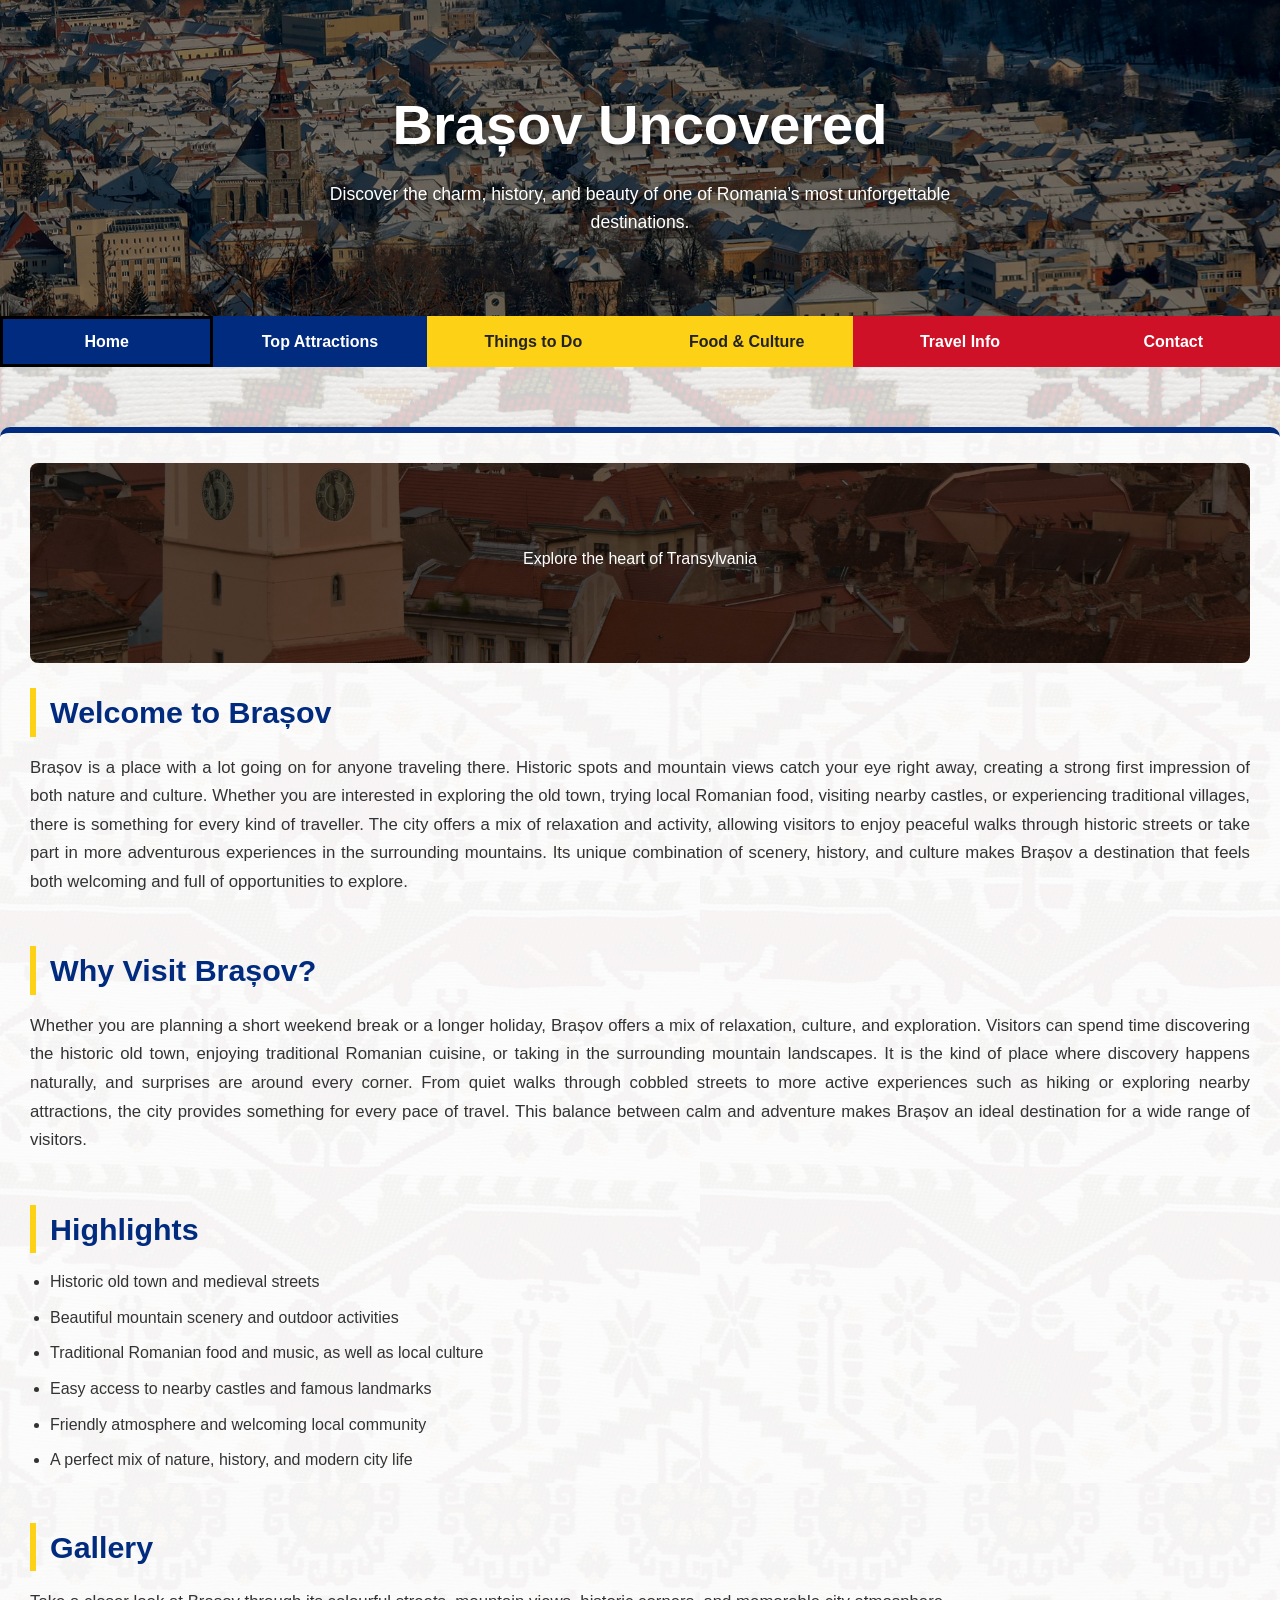
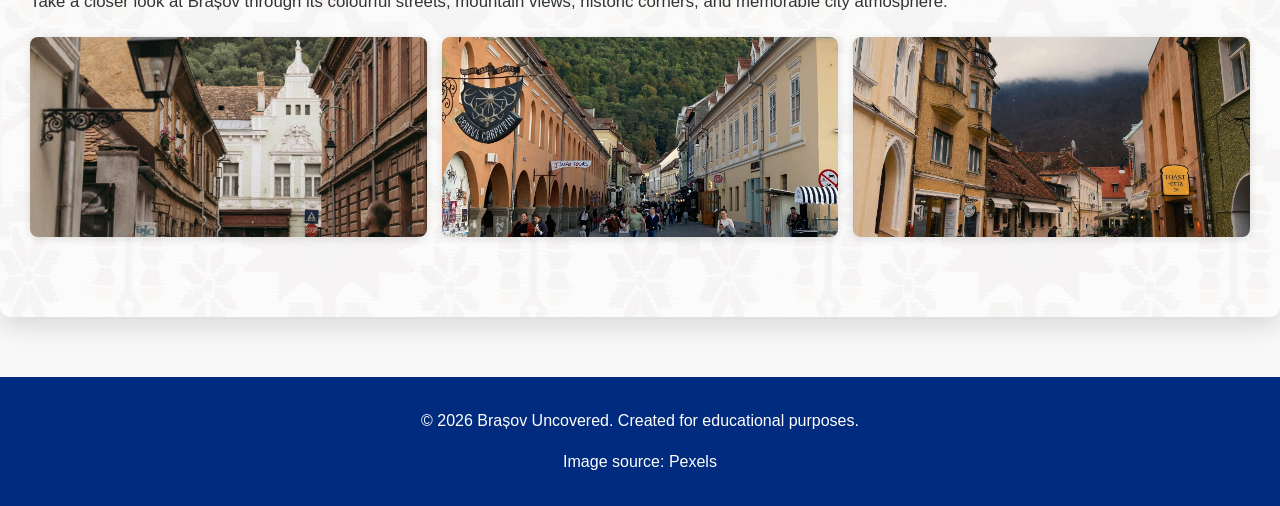
<file: index.html>
<!DOCTYPE html>
<html lang="en">
<head>
    <meta charset="UTF-8">
    <meta name="viewport" content="width=device-width, initial-scale=1.0">
    <title>Brașov Uncovered</title>
    <link rel="stylesheet" href="css/style.css">
    <link href="https://fonts.googleapis.com/css2?family=Poppins:wght@400;600&family=Open+Sans:wght@400;600&display=swap" rel="stylesheet">
</head>
<body>

    <header>
        <h1>Brașov Uncovered</h1>
        <p>Discover the charm, history, and beauty of one of Romania’s most unforgettable destinations.</p>
    </header>

    <nav>
        <ul>
            <li><a href="index.html" class="active">Home</a></li>
            <li><a href="attractions.html">Top Attractions</a></li>
            <li><a href="things-to-do.html">Things to Do</a></li>
            <li><a href="food-culture.html">Food & Culture</a></li>
            <li><a href="travel-info.html">Travel Info</a></li>
            <li><a href="contact.html">Contact</a></li>
        </ul>
    </nav>

    <main>
        <section class="hero">
            <img src="images/brasov.jpg" alt="View of Brașov city">
            <div class="hero-text">
                <p>Explore the heart of Transylvania</p>
            </div>
        </section>

        <section>
            <h2>Welcome to Brașov</h2>
            <p>
                <p>
                    Brașov is a place with a lot going on for anyone traveling there.
                    Historic spots and mountain views catch your eye right away, creating a strong first impression of both nature and culture. 
                    Whether you are interested in exploring the old town, trying local Romanian food, visiting nearby castles, 
                    or experiencing traditional villages, there is something for every kind of traveller.
                    
                    The city offers a mix of relaxation and activity, allowing visitors to enjoy peaceful walks
                    through historic streets or take part in more adventurous experiences in the surrounding mountains.
                    Its unique combination of scenery, history, and culture makes Brașov a destination that feels both welcoming and full of opportunities to explore.
</p>
            </p>
        </section>

        <section>
            <h2>Why Visit Brașov?</h2>
            <p>
                <p>
                    Whether you are planning a short weekend break or a longer holiday, Brașov 
                    offers a mix of relaxation, culture, and exploration. Visitors can spend time
                    discovering the historic old town, enjoying traditional Romanian cuisine, or
                    taking in the surrounding mountain landscapes. It is the kind of place where
                    discovery happens naturally, and surprises are around every corner.
                    
                    From quiet walks through cobbled streets to more active experiences such as
                    hiking or exploring nearby attractions, the city provides something for every
                    pace of travel. This balance between calm and adventure makes Brașov an ideal 
                    destination for a wide range of visitors.
</p>
            </p>
        </section>

        <section>
            <h2>Highlights</h2>
            <ul>
                <li>Historic old town and medieval streets</li>
                <li>Beautiful mountain scenery and outdoor activities</li>
                <li>Traditional Romanian food and music, as well as local culture</li>
                <li>Easy access to nearby castles and famous landmarks</li>
                <li>Friendly atmosphere and welcoming local community</li>
                <li>A perfect mix of nature, history, and modern city life</li>
            </ul>

        </section> 
        <section class="gallery">
    <h2>Gallery</h2>
    <p>
        Take a closer look at Brașov through its colourful streets, mountain views,
        historic corners, and memorable city atmosphere.
    </p>

    <div class="gallery-grid">
        <img src="images/home-gallery-1.jpg" alt="Brașov old town view">
        <img src="images/home-gallery-2.jpg" alt="Mountain scenery near Brașov">
        <img src="images/home-gallery-3.jpg" alt="Historic street in Brașov">
    </div>
</section>
    </main>

    <footer>
        <p>&copy; 2026 Brașov Uncovered. Created for educational purposes.</p>
        <p>Image source: Pexels</p>
    </footer>

</body>
</html>
</file>
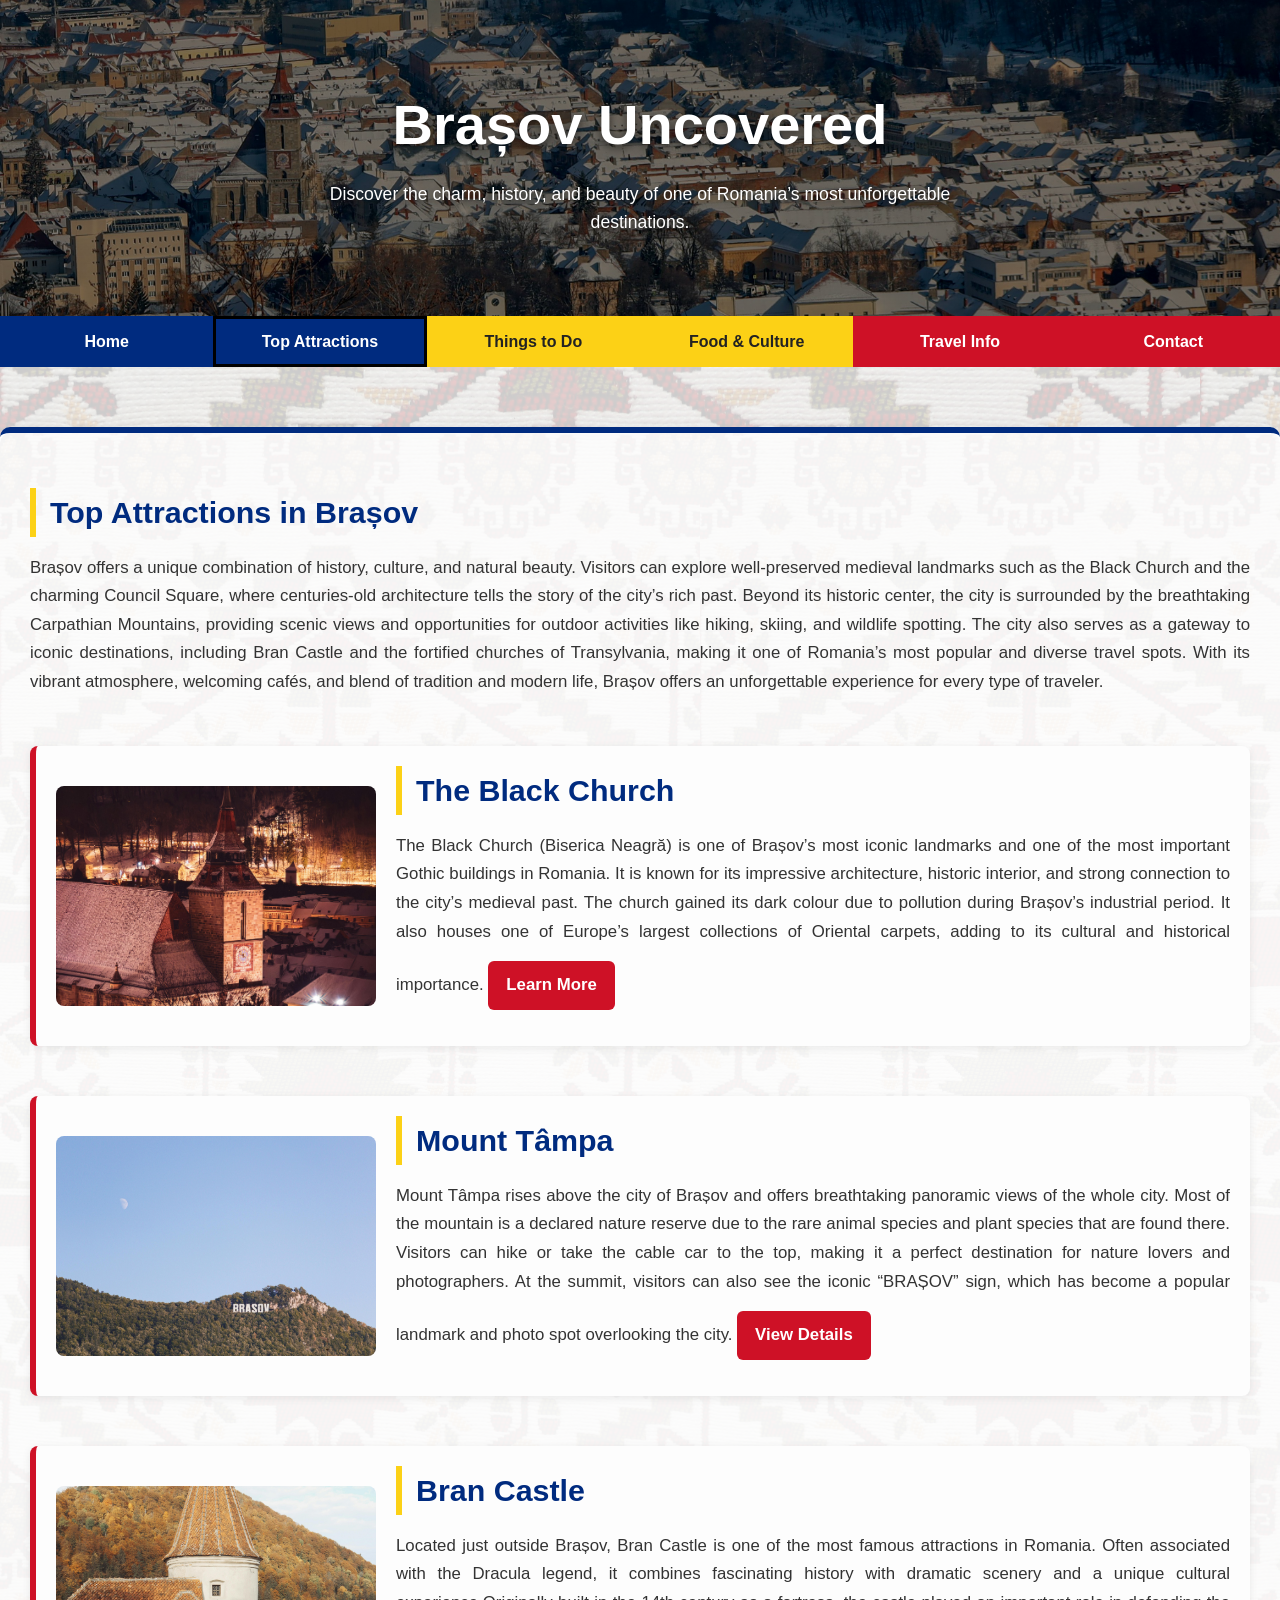
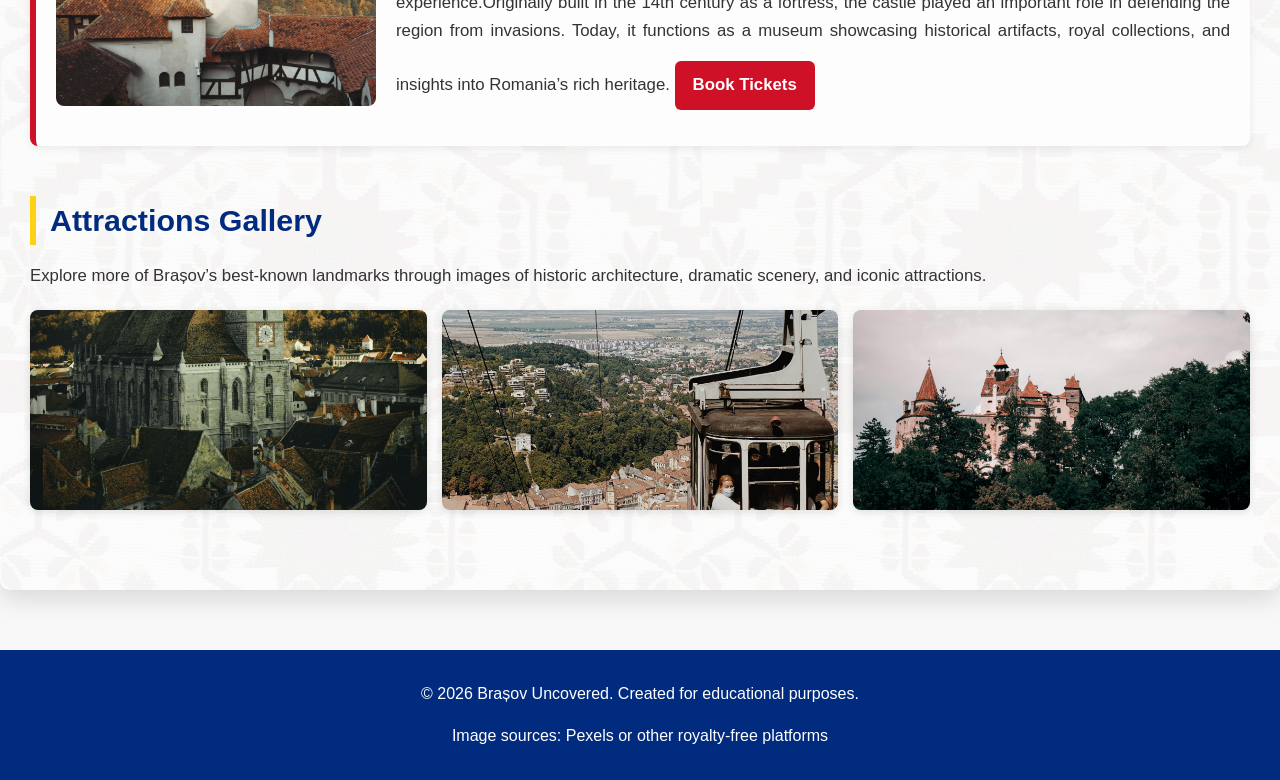
<file: attractions.html>
<!DOCTYPE html>
<html lang="en">
<head>
    <meta charset="UTF-8">
    <meta name="viewport" content="width=device-width, initial-scale=1.0">
    <title>Top Attractions | Brașov Uncovered</title>
    <link rel="stylesheet" href="css/style.css">
</head>
<body>

    <header>
        <h1>Brașov Uncovered</h1>
        <p>Discover the charm, history, and beauty of one of Romania’s most unforgettable destinations.</p>
    </header>

    <nav>
        <ul>
            <li><a href="index.html">Home</a></li>
            <li><a href="attractions.html" class="active">Top Attractions</a></li>
            <li><a href="things-to-do.html">Things to Do</a></li>
            <li><a href="food-culture.html">Food & Culture</a></li>
            <li><a href="travel-info.html">Travel Info</a></li>
            <li><a href="contact.html">Contact</a></li>
        </ul>
    </nav>

    <main>

        <section>
            <h2>Top Attractions in Brașov</h2>
            <p>
                Brașov offers a unique combination of history, culture, and natural beauty. 
                Visitors can explore well-preserved medieval landmarks such as the Black Church 
                and the charming Council Square, where centuries-old architecture tells the story
                of the city’s rich past. Beyond its historic center, the city is surrounded by the 
                breathtaking Carpathian Mountains, providing scenic views and opportunities for outdoor 
                activities like hiking, skiing, and wildlife spotting. The city also serves as a gateway
                to iconic destinations, including Bran Castle and the fortified churches of Transylvania,
                making it one of Romania’s most popular and diverse travel spots. 
                With its vibrant atmosphere, welcoming cafés, and blend of tradition and modern life, 
                Brașov offers an unforgettable experience for every type of traveler.

            </p>
        </section>

        <section class="attraction-card">
            <img src="images/black-church.jpg" alt="The Black Church in Brașov">
            <div class="attraction-text">
                <h2>The Black Church</h2>
                <p>
                    The Black Church (Biserica Neagră) is one of Brașov’s most iconic landmarks 
                    and one of the most important Gothic buildings in Romania. 
                    It is known for its impressive architecture, historic interior, and strong
                    connection to the city’s medieval past. The church gained its dark colour due
                    to pollution during Brașov’s industrial period. It also houses one of Europe’s
                    largest collections of Oriental carpets, adding to its cultural and historical importance.
                    <a href="https://bisericaneagra.ro/en/" target="_blank" class="btn">Learn More</a>
                </p>
            </div>
        </section>

        <section class="attraction-card">
            <img src="images/tampa.jpg" alt="View from Mount Tâmpa in Brașov">
            <div class="attraction-text">
                <h2>Mount Tâmpa</h2>
                <p>
                    Mount Tâmpa rises above the city of Brașov and offers breathtaking panoramic views of the whole city.
                    Most of the mountain is a declared nature reserve due to the rare animal species and plant species that are found there.
                    Visitors can hike or take the cable car to the top, making it a perfect destination
                    for nature lovers and photographers. At the summit, visitors can also see the iconic “BRAȘOV” sign, which has become a popular landmark and photo spot overlooking the city.
                    <a href="https://www.tripadvisor.com/Attraction_Review-g295394-d324623-Reviews-Mount_Tampa-Brasov_Brasov_County_Central_Romania_Transylvania.html" target="_blank" class="btn">View Details</a>
                </p>
            </div>
        </section>

        <section class="attraction-card">
            <img src="images/bran-castle.jpg" alt="Bran Castle near Brașov">
            <div class="attraction-text">
                <h2>Bran Castle</h2>
                <p>
                    Located just outside Brașov, Bran Castle is one of the most famous attractions in Romania.
                    Often associated with the Dracula legend, it combines fascinating history with dramatic
                    scenery and a unique cultural experience.Originally built in the 14th century as a fortress,
                    the castle played an important role in defending the region from invasions. 
                    Today, it functions as a museum showcasing historical artifacts, royal collections, and insights into Romania’s rich heritage.
                    <a href="https://bran-castle.com/" target="_blank" class="btn">Book Tickets</a>
                </p>
            </div>
        </section>
<section class="gallery">
    <h2>Attractions Gallery</h2>
    <p>
        Explore more of Brașov’s best-known landmarks through images of historic
        architecture, dramatic scenery, and iconic attractions.
    </p>

    <div class="gallery-grid">
        <img src="images/attractions-gallery-1.jpg" alt="Black Church in Brașov">
        <img src="images/attractions-gallery-2.jpg" alt="Bran Castle exterior">
        <img src="images/attractions-gallery-3.jpg" alt="View from Mount Tâmpa">
    </div>
</section>
    </main>

    <footer>
        <p>&copy; 2026 Brașov Uncovered. Created for educational purposes.</p>
        <p>Image sources: Pexels or other royalty-free platforms</p>
    </footer>

</body>
</html>
</file>
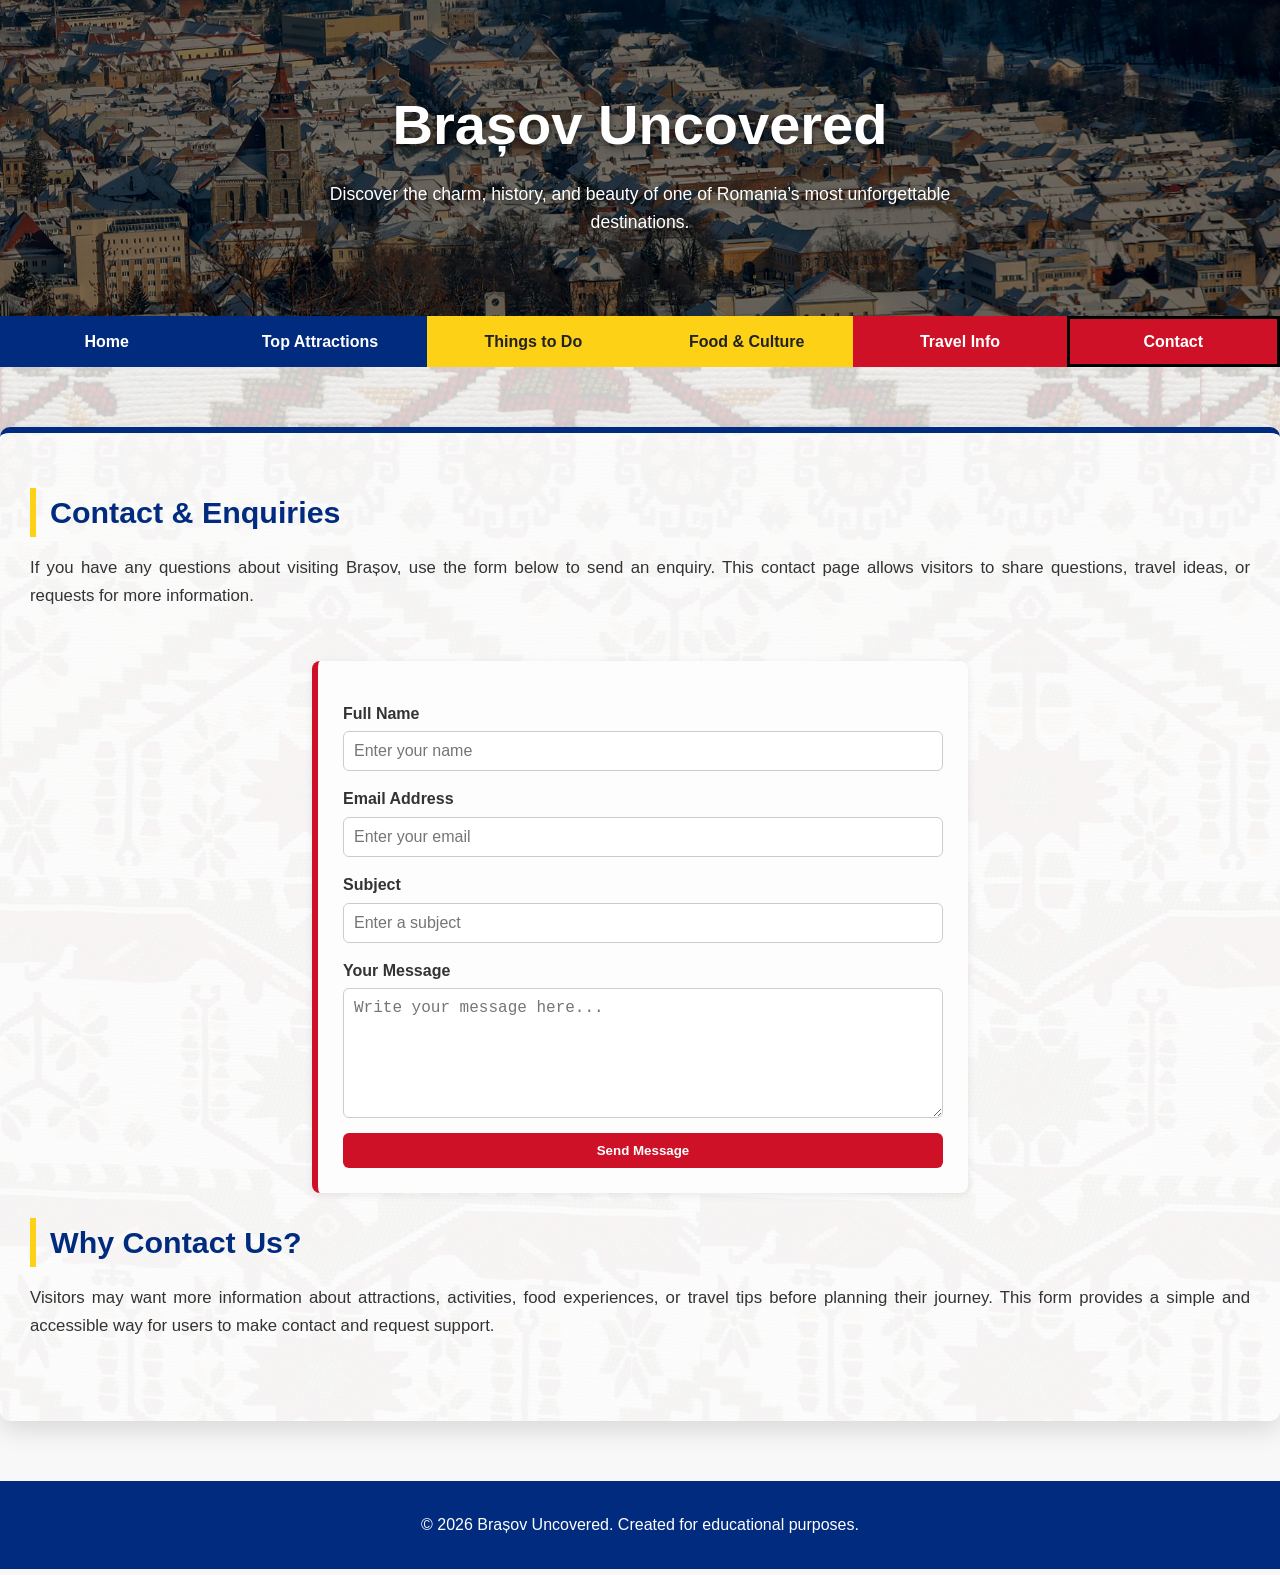
<file: contact.html>
<!DOCTYPE html>
<html lang="en">
<head>
    <meta charset="UTF-8">
    <meta name="viewport" content="width=device-width, initial-scale=1.0">
    <title>Contact | Brașov Uncovered</title>
    <link rel="stylesheet" href="css/style.css">
</head>
<body>

    <header>
        <h1>Brașov Uncovered</h1>
        <p>Discover the charm, history, and beauty of one of Romania’s most unforgettable destinations.</p>
    </header>

    <nav>
        <ul>
            <li><a href="index.html">Home</a></li>
            <li><a href="attractions.html">Top Attractions</a></li>
            <li><a href="things-to-do.html">Things to Do</a></li>
            <li><a href="food-culture.html">Food & Culture</a></li>
            <li><a href="travel-info.html">Travel Info</a></li>
            <li><a href="contact.html" class="active">Contact</a></li>
        </ul>
    </nav>

    <main>

        <section>
            <h2>Contact & Enquiries</h2>
            <p>
                If you have any questions about visiting Brașov, use the form below to send an enquiry.
                This contact page allows visitors to share questions, travel ideas, or requests for more information.
            </p>
        </section>

        <section class="contact-card">
            <form>
                <label for="name">Full Name</label>
                <input type="text" id="name" name="name" placeholder="Enter your name" required>

                <label for="email">Email Address</label>
                <input type="email" id="email" name="email" placeholder="Enter your email" required>

                <label for="subject">Subject</label>
                <input type="text" id="subject" name="subject" placeholder="Enter a subject" required>

                <label for="message">Your Message</label>
                <textarea id="message" name="message" rows="6" placeholder="Write your message here..." required></textarea>

                <button type="submit" class="btn">Send Message</button>
            </form>
        </section>

        <section>
            <h2>Why Contact Us?</h2>
            <p>
                Visitors may want more information about attractions, activities, food experiences,
                or travel tips before planning their journey. This form provides a simple and accessible
                way for users to make contact and request support.
            </p>
        </section>

    </main>

    <footer>
        <p>&copy; 2026 Brașov Uncovered. Created for educational purposes.</p>
    </footer>

</body>
</html>
</file>
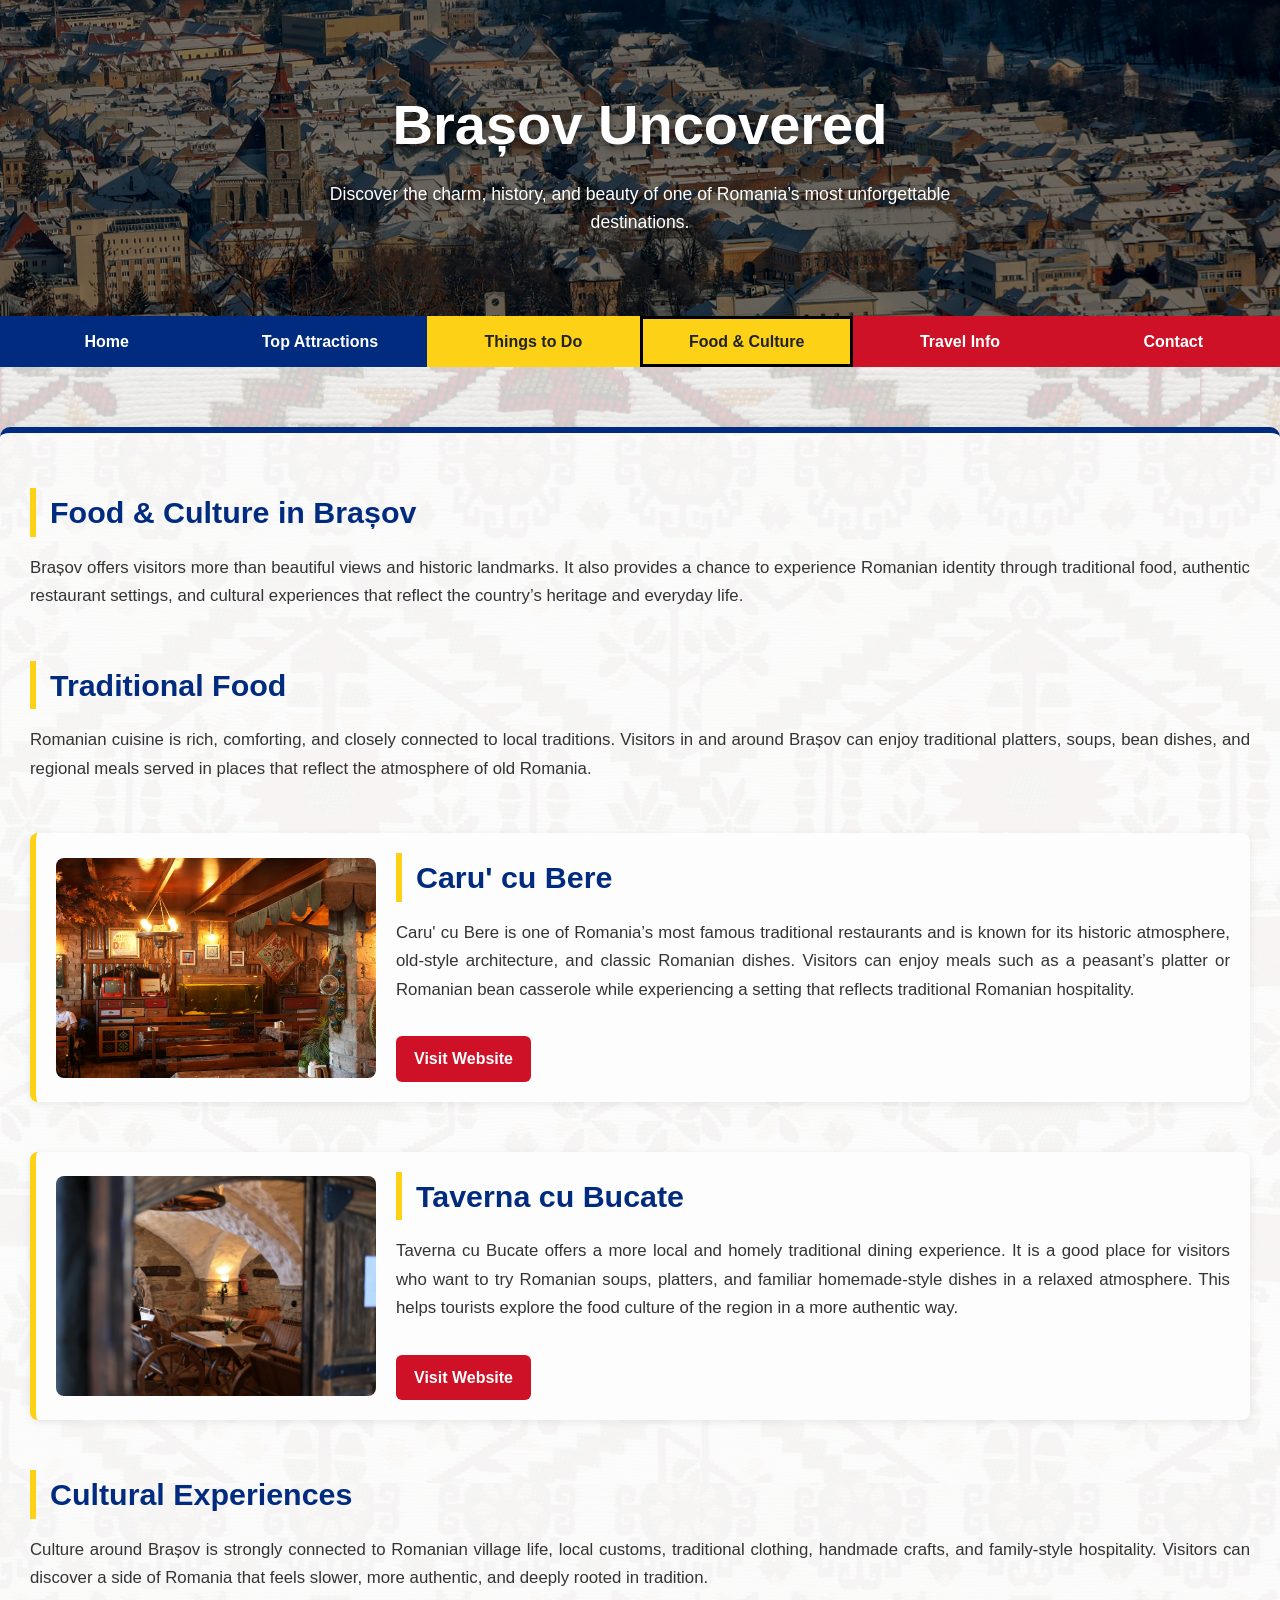
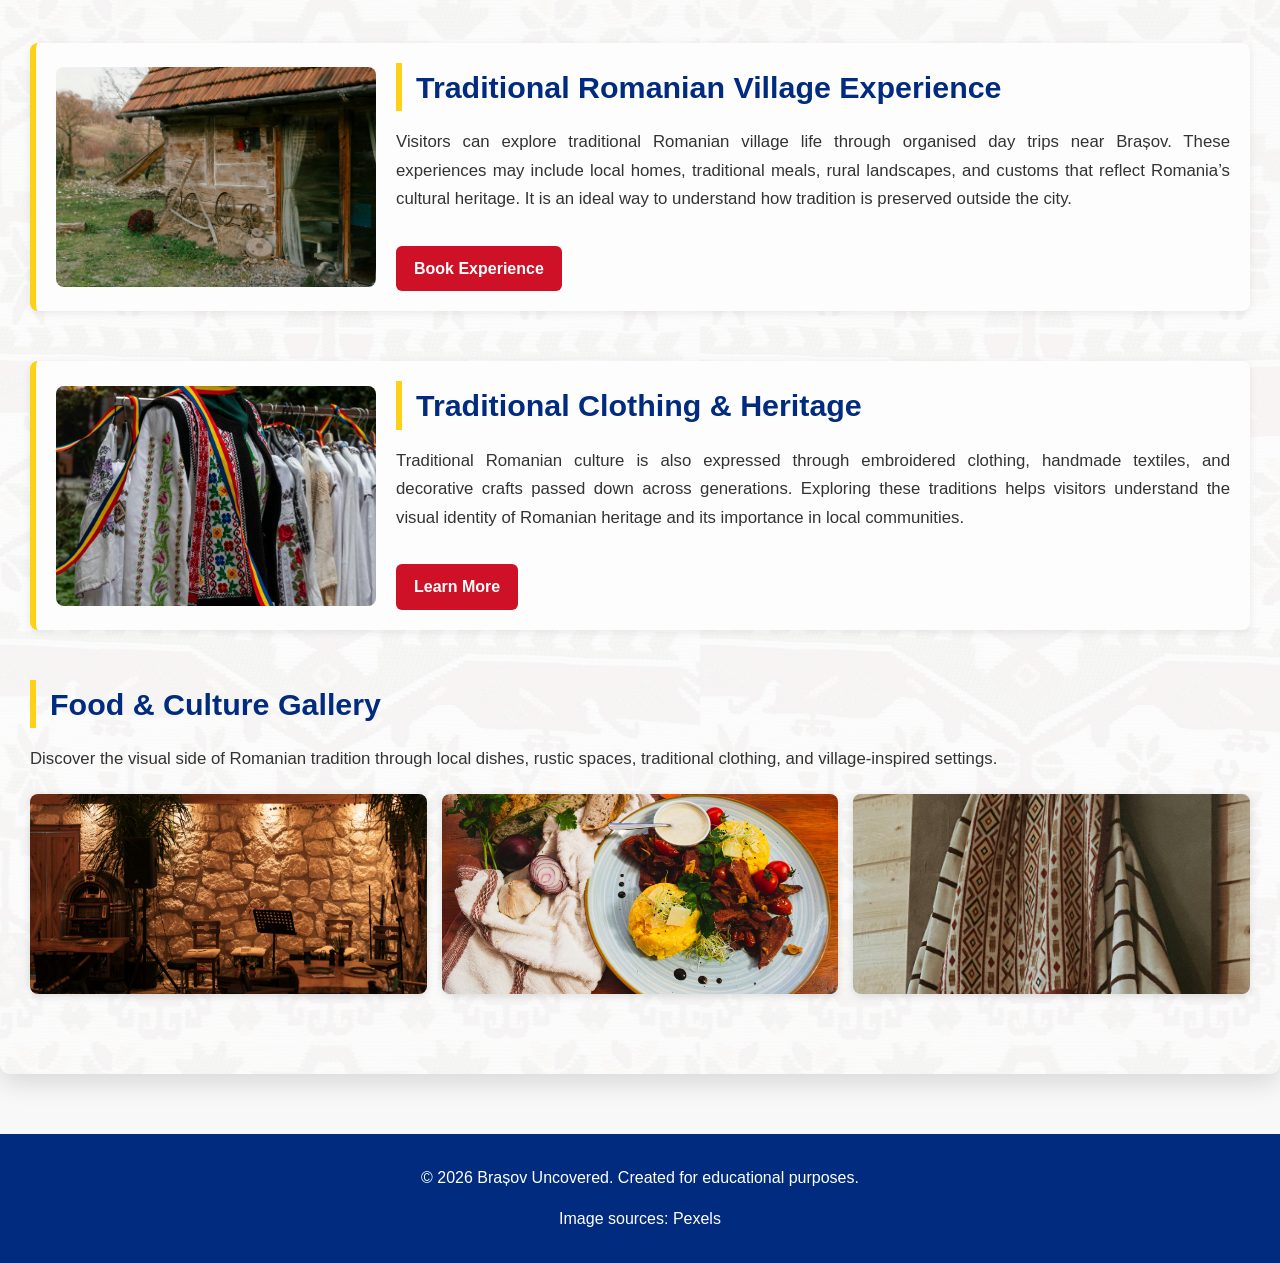
<file: food-culture.html>
<!DOCTYPE html>
<html lang="en">
<head>
    <meta charset="UTF-8">
    <meta name="viewport" content="width=device-width, initial-scale=1.0">
    <title>Food & Culture | Brașov Uncovered</title>
    <link rel="stylesheet" href="css/style.css">
</head>
<body>

    <header>
        <h1>Brașov Uncovered</h1>
        <p>Discover the charm, history, and beauty of one of Romania’s most unforgettable destinations.</p>
    </header>

    <nav>
        <ul>
            <li><a href="index.html">Home</a></li>
            <li><a href="attractions.html">Top Attractions</a></li>
            <li><a href="things-to-do.html">Things to Do</a></li>
            <li><a href="food-culture.html" class="active">Food & Culture</a></li>
            <li><a href="travel-info.html">Travel Info</a></li>
            <li><a href="contact.html">Contact</a></li>
        </ul>
    </nav>

    <main>

        <section>
            <h2>Food & Culture in Brașov</h2>
            <p>
                Brașov offers visitors more than beautiful views and historic landmarks. It also provides
                a chance to experience Romanian identity through traditional food, authentic restaurant
                settings, and cultural experiences that reflect the country’s heritage and everyday life.
            </p>
        </section>

        <section>
            <h2>Traditional Food</h2>
            <p>
                Romanian cuisine is rich, comforting, and closely connected to local traditions. Visitors
                in and around Brașov can enjoy traditional platters, soups, bean dishes, and regional meals
                served in places that reflect the atmosphere of old Romania.
            </p>
        </section>

        <section class="culture-card">
            <img src="images/carucubere.jpg" alt="Traditional Romanian restaurant interior at Caru' cu Bere">
            <div class="culture-text">
                <h2>Caru' cu Bere</h2>
                <p>
                    Caru' cu Bere is one of Romania’s most famous traditional restaurants and is known for
                    its historic atmosphere, old-style architecture, and classic Romanian dishes. Visitors
                    can enjoy meals such as a peasant’s platter or Romanian bean casserole while experiencing
                    a setting that reflects traditional Romanian hospitality.
                </p>
                <a href="https://www.carucubere.ro/" target="_blank" class="btn">Visit Website</a>
            </div>
        </section>

        <section class="culture-card">
            <img src="images/taverna.jpg" alt="Traditional food at Taverna cu Bucate">
            <div class="culture-text">
                <h2>Taverna cu Bucate</h2>
                <p>
                    Taverna cu Bucate offers a more local and homely traditional dining experience. It is a
                    good place for visitors who want to try Romanian soups, platters, and familiar homemade-style
                    dishes in a relaxed atmosphere. This helps tourists explore the food culture of the region
                    in a more authentic way.
                </p>
                <a href="https://tavernacubucate.ro/" target="_blank" class="btn">Visit Website</a>
            </div>
        </section>

        <section>
            <h2>Cultural Experiences</h2>
            <p>
                Culture around Brașov is strongly connected to Romanian village life, local customs, traditional
                clothing, handmade crafts, and family-style hospitality. Visitors can discover a side of Romania
                that feels slower, more authentic, and deeply rooted in tradition.
            </p>
        </section>

        <section class="culture-card">
            <img src="images/traditional-village.jpg" alt="Traditional Romanian village experience near Brașov">
            <div class="culture-text">
                <h2>Traditional Romanian Village Experience</h2>
                <p>
                    Visitors can explore traditional Romanian village life through organised day trips near Brașov.
                    These experiences may include local homes, traditional meals, rural landscapes, and customs
                    that reflect Romania’s cultural heritage. It is an ideal way to understand how tradition is
                    preserved outside the city.
                </p>
                <a href="https://www.active-travel.ro/tour/small-group-day-trip-in-romanian-authentic-mountain-villages-from-brasov" target="_blank" class="btn">Book Experience</a>
            </div>
        </section>

        <section class="culture-card">
            <img src="images/traditional-clothing.jpg" alt="Traditional Romanian clothing and crafts">
            <div class="culture-text">
                <h2>Traditional Clothing & Heritage</h2>
                <p>
                    Traditional Romanian culture is also expressed through embroidered clothing, handmade textiles,
                    and decorative crafts passed down across generations. Exploring these traditions helps visitors
                    understand the visual identity of Romanian heritage and its importance in local communities.
                </p>
                <a href="https://en.wikipedia.org/wiki/Clothing_in_Romania" target="_blank" class="btn">Learn More</a>
            </div>
        </section>
<section class="gallery">
    <h2>Food & Culture Gallery</h2>
    <p>
        Discover the visual side of Romanian tradition through local dishes,
        rustic spaces, traditional clothing, and village-inspired settings.
    </p>

    <div class="gallery-grid">
        <img src="images/food-gallery-1.jpg" alt="Traditional Romanian food platter">
        <img src="images/food-gallery-2.jpg" alt="Traditional Romanian clothing" class="img-adjust"> 
        <img src="images/food-gallery-3.jpg" alt="Rustic Romanian cottage">
    </div>
</section>
    </main>

    <footer>
        <p>&copy; 2026 Brașov Uncovered. Created for educational purposes.</p>
        <p>Image sources: Pexels</p>
    </footer>

</body>
</html>
</file>
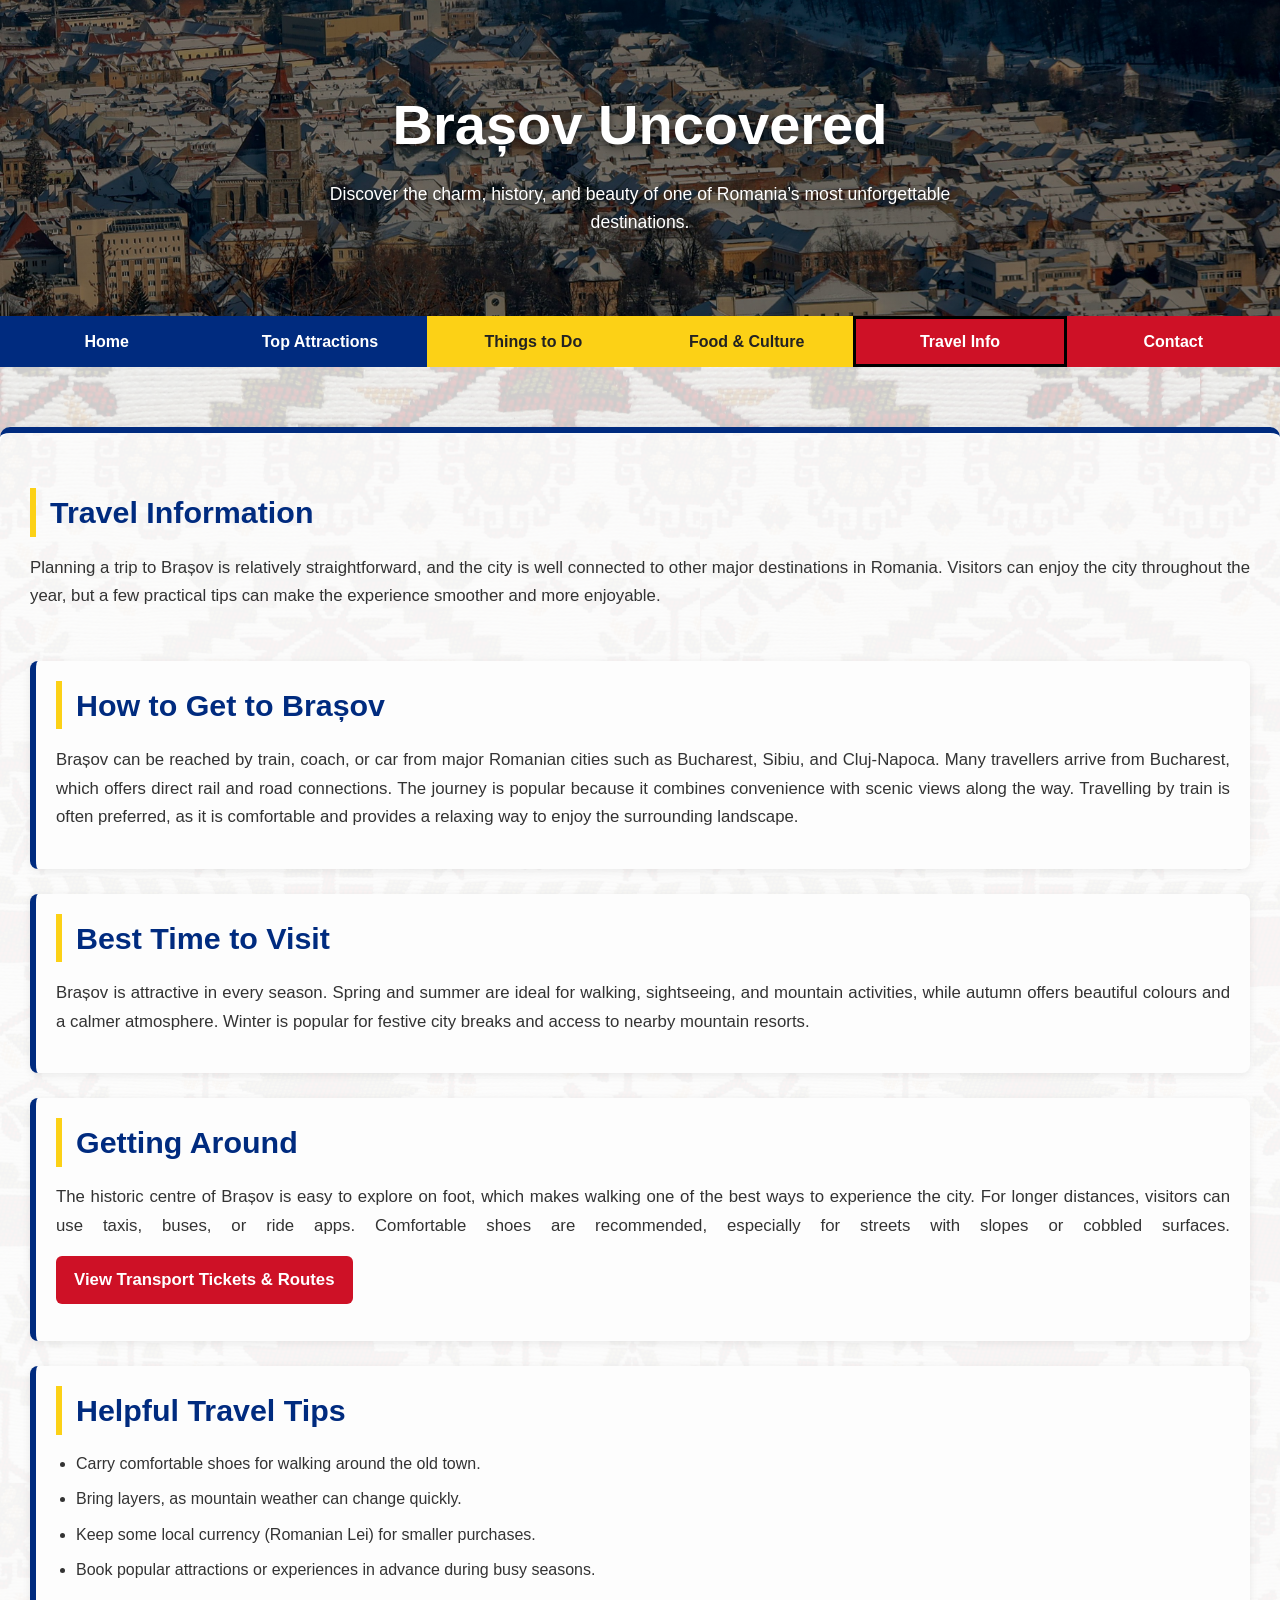
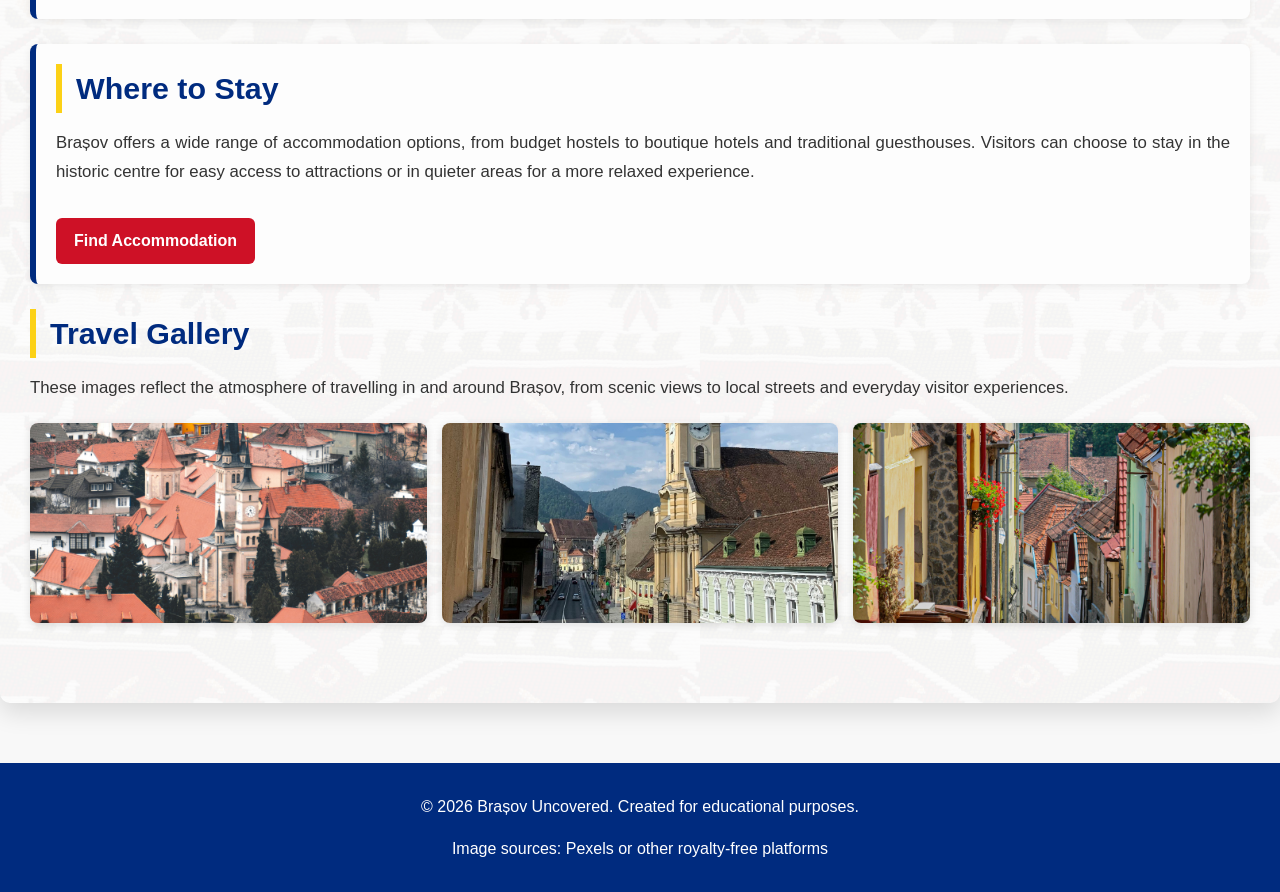
<file: travel-info.html>
<!DOCTYPE html>
<html lang="en">
<head>
    <meta charset="UTF-8">
    <meta name="viewport" content="width=device-width, initial-scale=1.0">
    <title>Travel Info | Brașov Uncovered</title>
    <link rel="stylesheet" href="css/style.css">
</head>
<body>

    <header>
        <h1>Brașov Uncovered</h1>
        <p>Discover the charm, history, and beauty of one of Romania’s most unforgettable destinations.</p>
    </header>

    <nav>
        <ul>
            <li><a href="index.html">Home</a></li>
            <li><a href="attractions.html">Top Attractions</a></li>
            <li><a href="things-to-do.html">Things to Do</a></li>
            <li><a href="food-culture.html">Food & Culture</a></li>
            <li><a href="travel-info.html" class="active">Travel Info</a></li>
            <li><a href="contact.html">Contact</a></li>
        </ul>
    </nav>

    <main>

        <section>
            <h2>Travel Information</h2>
            <p>
                Planning a trip to Brașov is relatively straightforward, and the city is well connected to
                other major destinations in Romania. Visitors can enjoy the city throughout the year, but
                a few practical tips can make the experience smoother and more enjoyable.
            </p>
        </section>

        <section class="info-card">
            <div class="info-text">
                <h2>How to Get to Brașov</h2>
                <p>
                Brașov can be reached by train, coach, or car from major Romanian cities such as Bucharest,
                Sibiu, and Cluj-Napoca. Many travellers arrive from Bucharest, which offers direct rail and
                road connections. 
                The journey is popular because it combines convenience with scenic views along the way.
                Travelling by train is often preferred, as it is comfortable and provides a relaxing way to 
                enjoy the surrounding landscape.
                </p>
            </div>
        </section>

        <section class="info-card">
            <div class="info-text">
                <h2>Best Time to Visit</h2>
                <p>
                    Brașov is attractive in every season. Spring and summer are ideal for walking, sightseeing,
                    and mountain activities, while autumn offers beautiful colours and a calmer atmosphere.
                    Winter is popular for festive city breaks and access to nearby mountain resorts.
                </p>
            </div>
        </section>

        <section class="info-card">
            <div class="info-text">
                <h2>Getting Around</h2>
                <p>
                    The historic centre of Brașov is easy to explore on foot, which makes walking one of the
                    best ways to experience the city. For longer distances, visitors can use taxis, buses,
                    or ride apps. Comfortable shoes are recommended, especially for streets with slopes or
                    cobbled surfaces.
                    <a href="https://www.ratbv.ro/" target="_blank" class="btn">
    View Transport Tickets & Routes
</a>
                </p>
            </div>
        </section>

        <section class="info-card">
            <div class="info-text">
                <h2>Helpful Travel Tips</h2>
                <ul>
                    <li>Carry comfortable shoes for walking around the old town.</li>
                    <li>Bring layers, as mountain weather can change quickly.</li>
                    <li>Keep some local currency (Romanian Lei) for smaller purchases.</li>
                    <li>Book popular attractions or experiences in advance during busy seasons.</li>
                </ul>
            </div>
        </section>
        <section class="info-card">
    <div class="info-text">
        <h2>Where to Stay</h2>
        <p>
            Brașov offers a wide range of accommodation options, from budget hostels to boutique hotels
            and traditional guesthouses. Visitors can choose to stay in the historic centre for easy access
            to attractions or in quieter areas for a more relaxed experience.
        </p>

        <a href="https://www.booking.com/city/ro/brasov.html" target="_blank" class="btn">
            Find Accommodation
        </a>
    </div>
</section>

        <section class="gallery">
            <h2>Travel Gallery</h2>
            <p>
                These images reflect the atmosphere of travelling in and around Brașov, from scenic views
                to local streets and everyday visitor experiences.
            </p>

            <div class="gallery-grid">
                <img src="images/travel-gallery-1.jpg" alt="Train or road journey near Brașov">
                <img src="images/travel-gallery-2.jpg" alt="Street view in Brașov">
                <img src="images/travel-gallery-3.jpg" alt="Scenic travel landscape near Brașov">
            </div>
        </section>

    </main>

    <footer>
        <p>&copy; 2026 Brașov Uncovered. Created for educational purposes.</p>
        <p>Image sources: Pexels or other royalty-free platforms</p>
    </footer>

</body>
</html>
</file>
<file: css/style.css>
body {
    margin: 0;
    font-family: 'Roboto', sans-serif;
    line-height: 1.6;
    background-color: #f8f8f8;
    color: #333;
    position: relative;
}

body::before {
    content: "";
    position: fixed;
    inset: 0;
    background-image:
        linear-gradient(rgba(255,255,255,0.4), rgba(255,255,255,0.4)),
        url("../images/pattern.jpg");
    background-size: 1200px;
    background-repeat: repeat;
    opacity: 0.3;
    pointer-events: none;
    z-index: -1;
}

header {
    background:
        linear-gradient(rgba(0,0,0,0.45), rgba(0,0,0,0.45)),
        url("../images/bar.jpg") center center / cover no-repeat;
    color: white;
    text-align: center;
    padding: 80px 20px;
    position: relative;
}

header h1 {
    margin: 0 0 10px;
    font-size: 3.5rem;
    text-shadow: 0 3px 10px rgba(0,0,0,0.6);
}

header p {
    max-width: 700px;
    margin: 0 auto;
    font-size: 1.1rem;
    text-shadow: 0 2px 6px rgba(0,0,0,0.5);
}

nav {
    margin: 0;
    padding: 0;
    border: none;
}

nav ul {
    list-style: none;
    margin: 0;
    padding: 0;
    display: flex;
    flex-wrap: nowrap;
    width: 100%;
}

nav ul li {
    flex: 1 1 0;
    margin: 0;
    padding: 0;
    text-align: center;
    min-width: 0;
}

/* Romanian flag colours */
nav ul li:nth-child(1),
nav ul li:nth-child(2) {
    background-color: #002B7F;
}

nav ul li:nth-child(3),
nav ul li:nth-child(4) {
    background-color: #FCD116;
}

nav ul li:nth-child(5),
nav ul li:nth-child(6) {
    background-color: #CE1126;
}

nav ul li a {
    display: block;
    padding: 16px 10px;
    text-decoration: none;
    font-weight: bold;
    color: white;
    line-height: 1.2;
    box-sizing: border-box;
}

nav ul li:nth-child(3) a,
nav ul li:nth-child(4) a {
    color: #222;
}

nav ul li a:hover {
    background-color: rgba(255, 255, 255, 0.2);
}

nav ul li a.active {
    outline: 3px solid black;
    outline-offset: -3px;
}

/* MOBILE ONLY */
@media (max-width: 768px) {
    nav ul {
        flex-wrap: wrap;
    }

    nav ul li {
        flex: 0 0 50%;
        max-width: 50%;
    }

    nav ul li a {
        padding: 12px 8px;
        font-size: 0.9rem;
    }
}

@media (max-width: 480px) {
    nav ul li {
        flex: 0 0 100%;
        max-width: 100%;
    }
}

main {
    max-width: 1300px;
    margin: 60px auto;
    padding: 30px;
    background-color: white;
    border-top: 6px solid #002B7F;
    box-shadow: 0 10px 25px rgba(0, 0, 0, 0.12);
    border-radius: 10px;
    position: relative;
    z-index: 1;
    text-align: justify;
    box-sizing: border-box;
}

main::before {
    content: "";
    position: absolute;
    inset: 0;
    background-image: url("../images/pattern.jpg");
    background-size: 700px;
    background-repeat: repeat;
    opacity: 0.04;
    pointer-events: none;
    z-index: -1;
    border-radius: 10px;
}

section {
    margin-bottom: 50px;
}

h2 {
    font-size: 1.9rem;
    color: #002B7F;
    border-left: 6px solid #FCD116;
    padding-left: 14px;
    margin-bottom: 15px;
}

footer {
    text-align: center;
    background-color: #002B7F;
    color: white;
    padding: 15px;
    margin-top: 20px;
}

.hero {
    position: relative;
    margin-bottom: 25px;
}

.hero img {
    width: 100%;
    height: 200px;
    object-fit: cover;
    display: block;
    filter: brightness(40%);
    border-radius: 8px;
}

.hero-text {
    position: absolute;
    top: 50%;
    left: 50%;
    transform: translate(-50%, -50%);
    color: white;
    text-align: center;
    padding: 15px;
    max-width: 80%;
    width: 100%;
    box-sizing: border-box;
}

.hero-text h2 {
    color: #FCD116;
    border-left: none;
    padding-left: 0;
    margin: 0;
    font-size: 2rem;
    letter-spacing: 1px;
}

.hero-text p {
    margin-top: 8px;
    font-size: 1rem;
    color: white;
}

ul {
    padding-left: 20px;
}

main li {
    margin-bottom: 10px;
}

main p {
    font-size: 1.05rem;
    line-height: 1.7;
}

/* ATTRACTION CARDS */

.attraction-card {
    display: flex;
    flex-wrap: wrap;
    gap: 20px;
    align-items: center;
    background-color: #fdfdfd;
    border-left: 6px solid #CE1126;
    padding: 20px;
    border-radius: 8px;
    box-shadow: 0 2px 8px rgba(0, 0, 0, 0.08);
    transition: transform 0.3s, box-shadow 0.3s;
}

.attraction-card:hover {
    transform: translateY(-5px);
    box-shadow: 0 6px 15px rgba(0, 0, 0, 0.15);
}

.attraction-card img {
    width: 100%;
    max-width: 320px;
    height: 220px;
    object-fit: cover;
    border-radius: 8px;
}

.attraction-text {
    flex: 1;
    min-width: 250px;
}

.attraction-text h2 {
    margin-top: 0;
}

/* ACTIVITY CARDS */

.activity-card {
    display: flex;
    flex-wrap: wrap;
    gap: 20px;
    align-items: center;
    background-color: #fdfdfd;
    border-left: 6px solid #002B7F;
    padding: 20px;
    border-radius: 8px;
    box-shadow: 0 2px 8px rgba(0, 0, 0, 0.08);
    transition: transform 0.3s, box-shadow 0.3s;
}

.activity-card:hover {
    transform: translateY(-5px);
    box-shadow: 0 6px 15px rgba(0, 0, 0, 0.15);
}

.activity-card img {
    width: 100%;
    max-width: 320px;
    height: 220px;
    object-fit: cover;
    border-radius: 8px;
    transition: transform 0.3s;
}

.activity-card:hover img {
    transform: scale(1.05);
}

.activity-text {
    flex: 1;
    min-width: 250px;
}

.activity-text h2 {
    margin-top: 0;
}

.btn {
    display: inline-block;
    margin-top: 15px;
    padding: 10px 18px;
    background-color: #CE1126;
    color: white;
    text-decoration: none;
    border-radius: 6px;
    font-weight: bold;
    transition: background-color 0.3s ease;
}

.btn:hover {
    background-color: #002B7F;
}

/* FOOD & CULTURE CARDS */

.culture-card {
    display: flex;
    flex-wrap: wrap;
    gap: 20px;
    align-items: center;
    background-color: #fdfdfd;
    border-left: 6px solid #FCD116;
    padding: 20px;
    border-radius: 8px;
    box-shadow: 0 2px 8px rgba(0, 0, 0, 0.08);
    transition: transform 0.3s, box-shadow 0.3s;
}

.culture-card:hover {
    transform: translateY(-5px);
    box-shadow: 0 6px 15px rgba(0, 0, 0, 0.15);
}

.culture-card img {
    width: 100%;
    max-width: 320px;
    height: 220px;
    object-fit: cover;
    border-radius: 8px;
    transition: transform 0.3s;
}

.culture-card:hover img {
    transform: scale(1.05);
}

.culture-text {
    flex: 1;
    min-width: 250px;
}

.culture-text h2 {
    margin-top: 0;
}

/* GALLERY SECTION */

.gallery {
    margin-top: 20px;
}

.gallery-grid {
    display: grid;
    grid-template-columns: repeat(auto-fit, minmax(220px, 1fr));
    gap: 15px;
    margin-top: 20px;
}

.gallery-grid img {
    width: 100%;
    height: 200px;
    object-fit: cover;
    object-position: center 60%;
    border-radius: 8px;
    box-shadow: 0 2px 8px rgba(0, 0, 0, 0.12);
    transition: transform 0.3s, box-shadow 0.3s;
}

.gallery-grid img:hover {
    transform: scale(1.03);
    box-shadow: 0 6px 15px rgba(0, 0, 0, 0.18);
}

/* TRAVEL INFO CARDS */

.info-card {
    background-color: #fdfdfd;
    border-left: 6px solid #002B7F;
    padding: 20px;
    border-radius: 8px;
    box-shadow: 0 2px 8px rgba(0, 0, 0, 0.08);
    margin-bottom: 25px;
    transition: transform 0.3s, box-shadow 0.3s;
}

.info-card:hover {
    transform: translateY(-4px);
    box-shadow: 0 6px 15px rgba(0, 0, 0, 0.12);
}

.info-text h2 {
    margin-top: 0;
}

/* CONTACT FORM */

.contact-card {
    background-color: #fdfdfd;
    border-left: 6px solid #CE1126;
    padding: 25px;
    border-radius: 8px;
    box-shadow: 0 2px 8px rgba(0, 0, 0, 0.08);
    max-width: 600px;
    margin: 20px auto;
}

form {
    display: flex;
    flex-direction: column;
}

form label {
    margin-top: 15px;
    margin-bottom: 5px;
    font-weight: bold;
}

form input,
form textarea {
    padding: 10px;
    border: 1px solid #ccc;
    border-radius: 6px;
    font-size: 1rem;
    box-sizing: border-box;
}

form input:focus,
form textarea:focus {
    outline: none;
    border-color: #002B7F;
}

form button {
    margin-top: 20px;
    border: none;
    cursor: pointer;
}

/* TABLET */
@media (max-width: 900px) {
    header h1 {
        font-size: 2.8rem;
    }

    main {
        margin: 40px 20px;
        padding: 25px;
    }

    .attraction-card,
    .activity-card,
    .culture-card {
        flex-direction: column;
        align-items: flex-start;
    }

    .attraction-card img,
    .activity-card img,
    .culture-card img {
        max-width: 100%;
        width: 100%;
    }
}

/* MOBILE */
@media (max-width: 768px) {
    header {
        padding: 60px 15px;
    }

    header h1 {
        font-size: 2.2rem;
    }

    header p {
        font-size: 1rem;
    }

    nav ul li {
        flex: 0 0 33.3333%;
        max-width: 33.3333%;
    }

    nav ul li a {
        padding: 12px 6px;
        font-size: 0.9rem;
    }

    main {
        margin: 30px 15px;
        padding: 20px;
    }

    h2 {
        font-size: 1.6rem;
    }

    .hero img {
        height: 180px;
    }

    .hero-text h2 {
        font-size: 1.5rem;
    }

    .hero-text p {
        font-size: 0.95rem;
    }

    .gallery-grid {
        grid-template-columns: 1fr;
    }
}

/* SMALL MOBILE */
@media (max-width: 480px) {
    header h1 {
        font-size: 1.8rem;
    }

    nav ul li {
        flex: 0 0 50%;
        max-width: 50%;
    }

    nav ul li a {
        font-size: 0.85rem;
        padding: 12px 6px;
    }

    main {
        margin: 20px 10px;
        padding: 16px;
    }

    .hero-text {
        max-width: 90%;
    }

    .hero-text h2 {
        font-size: 1.3rem;
    }

    .hero-text p {
        font-size: 0.9rem;
    }
}
</file>
